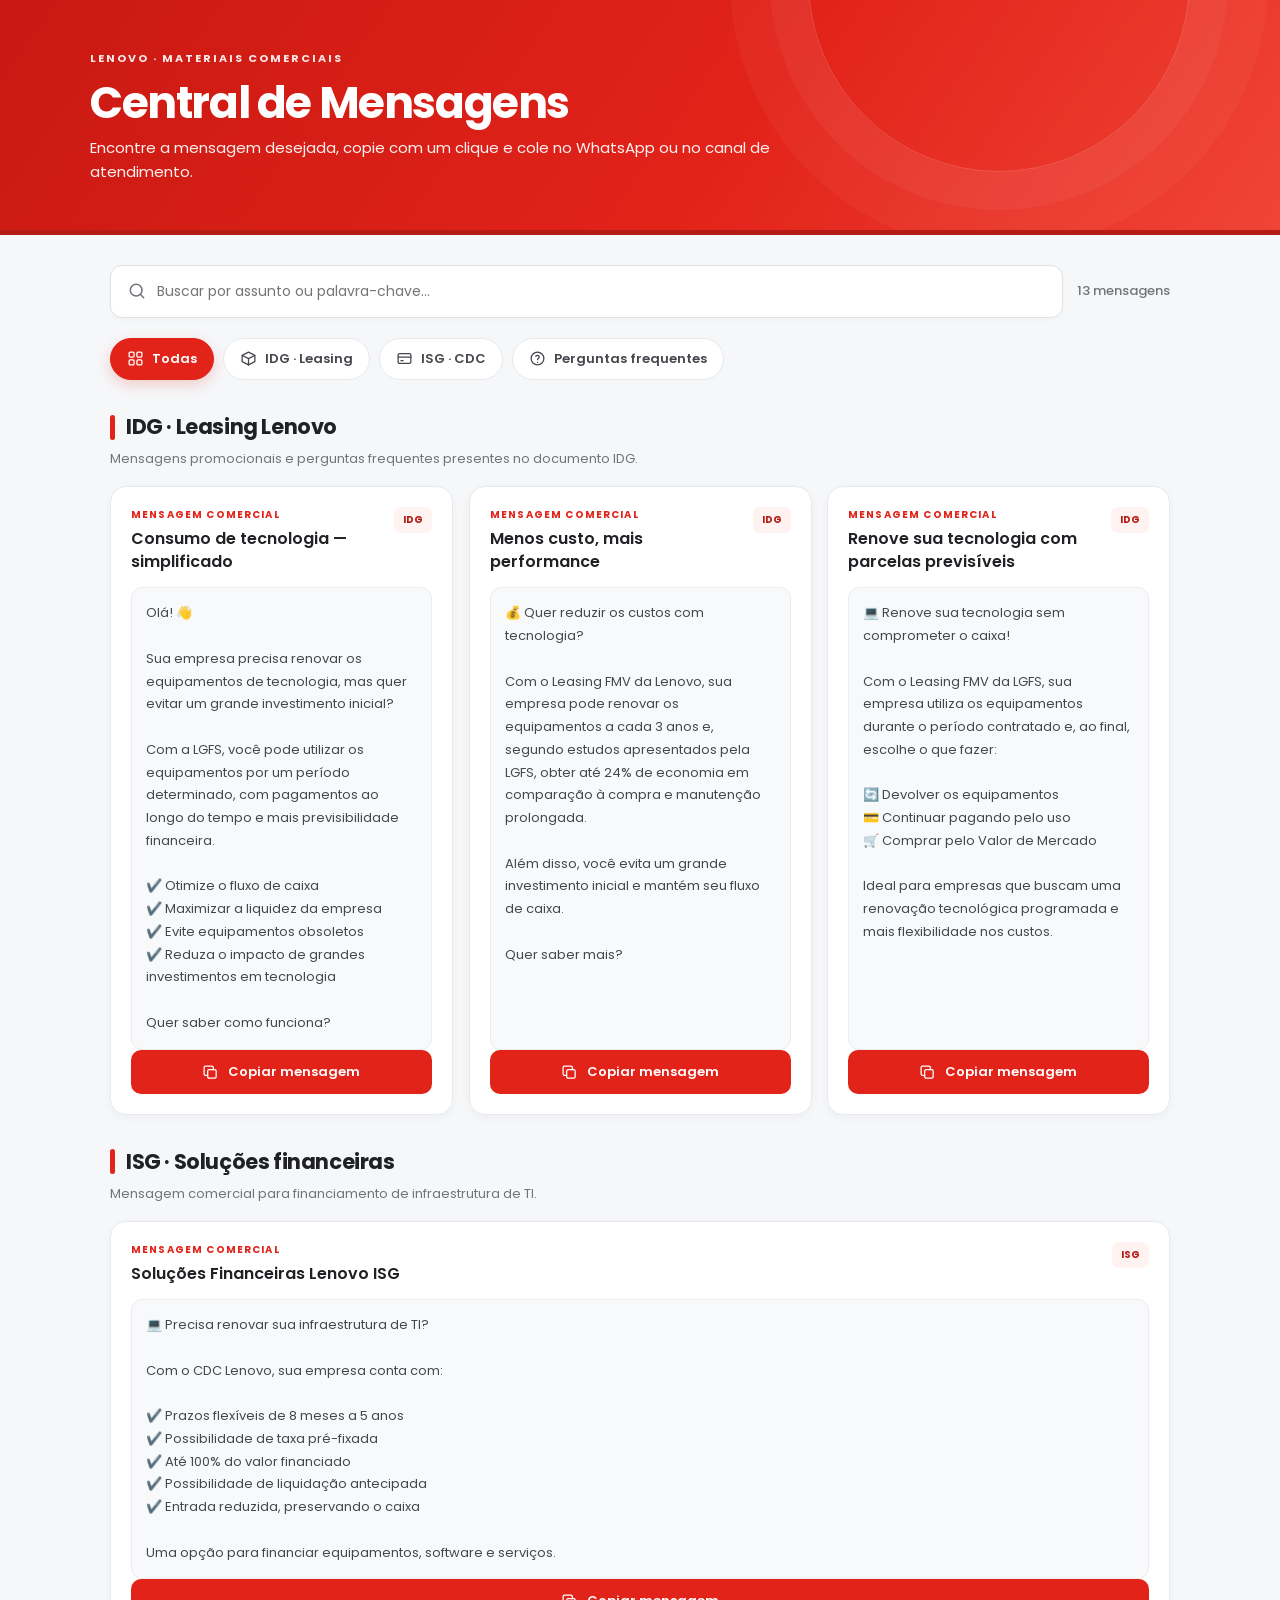
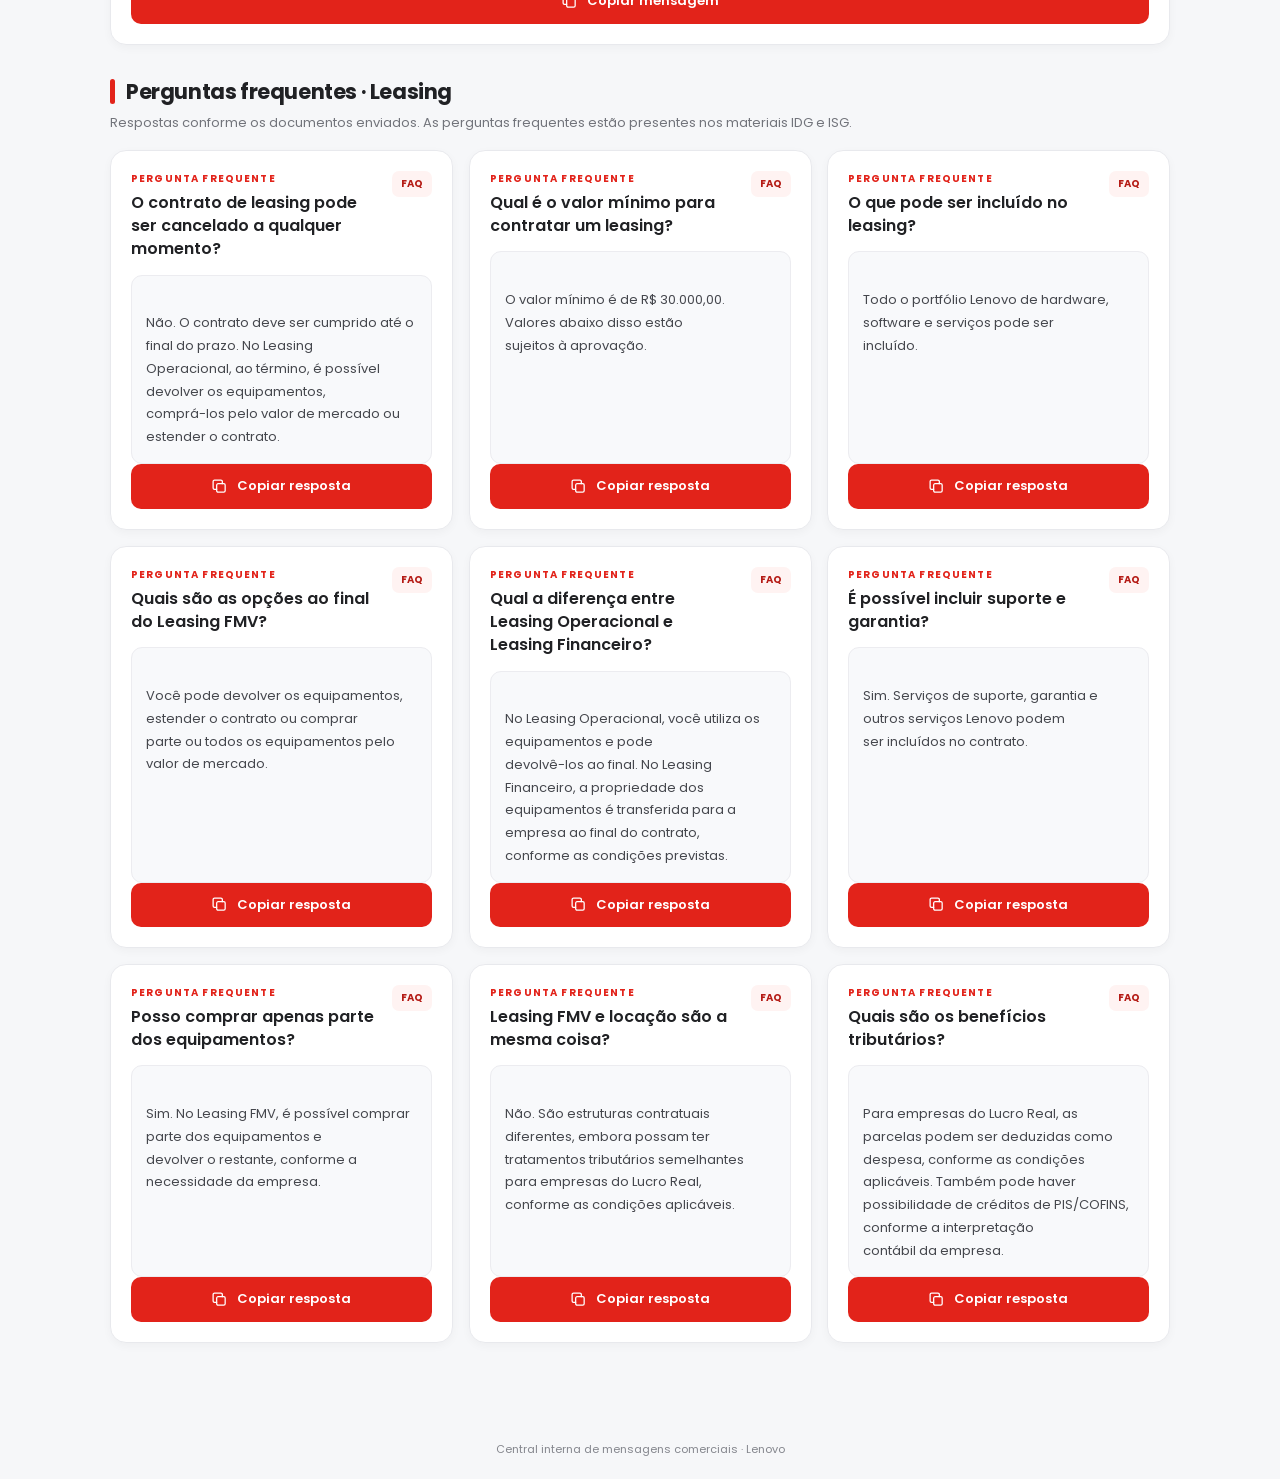
<file: index.html>
<!doctype html>
<html lang="pt-BR">
  <head>
    <meta charset="UTF-8" />
    <meta name="viewport" content="width=device-width, initial-scale=1.0" />
    <title>Central de Mensagens | Lenovo</title>
    <link rel="stylesheet" href="style.css" />
  </head>
  <body>
    <header>
      <div class="wrap">
        <div class="brand">Lenovo · Materiais comerciais</div>
        <h1>Central de Mensagens</h1>
        <p>
          Encontre a mensagem desejada, copie com um clique e cole no WhatsApp
          ou no canal de atendimento.
        </p>
      </div>
    </header>
    <main>
      <div class="toolbar">
        <input
          id="search"
          class="search"
          type="search"
          placeholder="Buscar por assunto ou palavra-chave…"
          aria-label="Buscar mensagens"
        /><span id="count" aria-live="polite"></span>
      </div>
      <nav class="tabs" aria-label="Filtrar mensagens">
        <button class="tab active" data-filter="all">Todas</button
        ><button class="tab" data-filter="IDG">IDG · Leasing</button
        ><button class="tab" data-filter="ISG">ISG · CDC</button
        ><button class="tab" data-filter="faq">Perguntas frequentes</button>
      </nav>
      <section class="group" data-group="IDG">
        <h2 class="section-title">IDG · Leasing Lenovo</h2>
        <p class="section-note">
          Mensagens promocionais e perguntas frequentes presentes no documento
          IDG.
        </p>
        <div class="cards">
          <article
            class="card"
            data-category="IDG"
            data-search="consumo tecnologia simplificado LGFS investimento inicial fluxo de caixa liquidez equipamentos obsoletos"
          >
            <div class="card-top">
              <div>
                <div class="eyebrow">Mensagem comercial</div>
                <h3>Consumo de tecnologia — simplificado</h3>
              </div>
              <span class="tag">IDG</span>
            </div>
            <p class="message" style="white-space: pre-line; margin: 0;">Olá! 👋

Sua empresa precisa renovar os equipamentos de tecnologia, mas quer evitar um grande investimento inicial?

Com a LGFS, você pode utilizar os equipamentos por um período determinado, com pagamentos ao longo do tempo e mais previsibilidade financeira.

✔️ Otimize o fluxo de caixa
✔️ Maximizar a liquidez da empresa
✔️ Evite equipamentos obsoletos
✔️ Reduza o impacto de grandes investimentos em tecnologia

Quer saber como funciona?</p>
            <button class="copy">Copiar mensagem</button>
          </article>
          <article
            class="card"
            data-category="IDG"
            data-search="leasing FMV custo performance modernize economia 24% três anos"
          >
            <div class="card-top">
              <div>
                <div class="eyebrow">Mensagem comercial</div>
                <h3>Menos custo, mais performance</h3>
              </div>
              <span class="tag">IDG</span>
            </div>
            <p class="message" style="white-space: pre-line; margin: 0;">💰 Quer reduzir os custos com tecnologia?

Com o Leasing FMV da Lenovo, sua empresa pode renovar os equipamentos a cada 3 anos e, segundo estudos apresentados pela LGFS, obter até 24% de economia em comparação à compra e manutenção prolongada.

Além disso, você evita um grande investimento inicial e mantém seu fluxo de caixa.

Quer saber mais?</p>
            <button class="copy"> Copiar mensagem</button>
          </article>
          <article
            class="card"
            data-category="IDG"
            data-search="parcelas mensais acessíveis previsíveis Leasing FMV devolver continuar pagando comprar Valor de Mercado"
          >
            <div class="card-top">
              <div>
                <div class="eyebrow">Mensagem comercial</div>
                <h3>Renove sua tecnologia com parcelas previsíveis</h3>
              </div>
              <span class="tag">IDG</span>
            </div>
            <p class="message" style="white-space: pre-line; margin: 0;">💻 Renove sua tecnologia sem comprometer o caixa!

Com o Leasing FMV da LGFS, sua empresa utiliza os equipamentos durante o período contratado e, ao final, escolhe o que fazer:

🔄 Devolver os equipamentos
💳 Continuar pagando pelo uso
🛒 Comprar pelo Valor de Mercado

Ideal para empresas que buscam uma renovação tecnológica programada e mais flexibilidade nos custos.</p>
            <button class="copy"> Copiar mensagem</button>
          </article>
        </div>
      </section>
      <section class="group" data-group="ISG">
        <h2 class="section-title">ISG · Soluções financeiras</h2>
        <p class="section-note">
          Mensagem comercial para financiamento de infraestrutura de TI.
        </p>
        <div class="cards">
          <article
            class="card"
            data-category="ISG"
            data-search="CDC infraestrutura TI prazos flexíveis taxa pré-fixada 100% financiado liquidação antecipada entrada reduzida equipamentos software serviços"
          >
            <div class="card-top">
              <div>
                <div class="eyebrow">Mensagem comercial</div>
                <h3>Soluções Financeiras Lenovo ISG</h3>
              </div>
              <span class="tag">ISG</span>
            </div>
            <p class="message" style="white-space: pre-line; margin: 0;">💻 Precisa renovar sua infraestrutura de TI?

Com o CDC Lenovo, sua empresa conta com:

✔️ Prazos flexíveis de 8 meses a 5 anos
✔️ Possibilidade de taxa pré-fixada
✔️ Até 100% do valor financiado
✔️ Possibilidade de liquidação antecipada
✔️ Entrada reduzida, preservando o caixa

Uma opção para financiar equipamentos, software e serviços.</p>
            <button class="copy"> Copiar mensagem</button>
          </article>
        </div>
      </section>
      <section class="group" data-group="faq">
        <h2 class="section-title">Perguntas frequentes · Leasing</h2>
        <p class="section-note">
          Respostas conforme os documentos enviados. As perguntas frequentes
          estão presentes nos materiais IDG e ISG.
        </p>
        <div class="cards">
          <article
            class="card"
            data-category="faq"
            data-search="cancelar contrato leasing prazo devolução comprar mercado estender"
          >
            <div class="card-top">
              <div>
                <div class="eyebrow">Pergunta frequente</div>
                <h3>
                  O contrato de leasing pode ser cancelado a qualquer momento?
                </h3>
              </div>
              <span class="tag">FAQ</span>
            </div>
            <p class="message" style="white-space: pre-line; margin: 0;">
              Não. O contrato deve ser cumprido até o final do prazo. No Leasing
              Operacional, ao término, é possível devolver os equipamentos,
              comprá-los pelo valor de mercado ou estender o contrato.
            </p>
            <button class="copy">Copiar resposta</button>
          </article>
          <article
            class="card"
            data-category="faq"
            data-search="valor mínimo contratar leasing R$ 30.000 aprovação"
          >
            <div class="card-top">
              <div>
                <div class="eyebrow">Pergunta frequente</div>
                <h3>Qual é o valor mínimo para contratar um leasing?</h3>
              </div>
              <span class="tag">FAQ</span>
            </div>
            <p class="message" style="white-space: pre-line; margin: 0;">
              O valor mínimo é de R$ 30.000,00. Valores abaixo disso estão
              sujeitos à aprovação.
            </p>
            <button class="copy">Copiar resposta</button>
          </article>
          <article
            class="card"
            data-category="faq"
            data-search="incluir portfólio Lenovo hardware software serviços leasing"
          >
            <div class="card-top">
              <div>
                <div class="eyebrow">Pergunta frequente</div>
                <h3>O que pode ser incluído no leasing?</h3>
              </div>
              <span class="tag">FAQ</span>
            </div>
            <p class="message" style="white-space: pre-line; margin: 0;">
              Todo o portfólio Lenovo de hardware, software e serviços pode ser
              incluído.
            </p>
            <button class="copy">Copiar resposta</button>
          </article>
          <article
            class="card"
            data-category="faq"
            data-search="opções final Leasing FMV devolver estender comprar parte todos valor mercado"
          >
            <div class="card-top">
              <div>
                <div class="eyebrow">Pergunta frequente</div>
                <h3>Quais são as opções ao final do Leasing FMV?</h3>
              </div>
              <span class="tag">FAQ</span>
            </div>
            <p class="message" style="white-space: pre-line; margin: 0;">
              Você pode devolver os equipamentos, estender o contrato ou comprar
              parte ou todos os equipamentos pelo valor de mercado.
            </p>
            <button class="copy">Copiar resposta</button>
          </article>
          <article
            class="card"
            data-category="faq"
            data-search="diferença Leasing Operacional Financeiro propriedade transferência empresa contrato"
          >
            <div class="card-top">
              <div>
                <div class="eyebrow">Pergunta frequente</div>
                <h3>
                  Qual a diferença entre Leasing Operacional e Leasing
                  Financeiro?
                </h3>
              </div>
              <span class="tag">FAQ</span>
            </div>
            <p class="message" style="white-space: pre-line; margin: 0;">
              No Leasing Operacional, você utiliza os equipamentos e pode
              devolvê-los ao final. No Leasing Financeiro, a propriedade dos
              equipamentos é transferida para a empresa ao final do contrato,
              conforme as condições previstas.
            </p>
            <button class="copy"> Copiar resposta</button>
          </article>
          <article
            class="card"
            data-category="faq"
            data-search="incluir suporte garantia serviços Lenovo contrato"
          >
            <div class="card-top">
              <div>
                <div class="eyebrow">Pergunta frequente</div>
                <h3>É possível incluir suporte e garantia?</h3>
              </div>
              <span class="tag">FAQ</span>
            </div>
            <p class="message" style="white-space: pre-line; margin: 0;">
              Sim. Serviços de suporte, garantia e outros serviços Lenovo podem
              ser incluídos no contrato.
            </p>
            <button class="copy">Copiar resposta</button>
          </article>
          <article
            class="card"
            data-category="faq"
            data-search="comprar parte equipamentos devolver restante necessidade empresa Leasing FMV"
          >
            <div class="card-top">
              <div>
                <div class="eyebrow">Pergunta frequente</div>
                <h3>Posso comprar apenas parte dos equipamentos?</h3>
              </div>
              <span class="tag">FAQ</span>
            </div>
            <p class="message" style="white-space: pre-line; margin: 0;">
              Sim. No Leasing FMV, é possível comprar parte dos equipamentos e
              devolver o restante, conforme a necessidade da empresa.
            </p>
            <button class="copy">Copiar resposta</button>
          </article>
          <article
            class="card"
            data-category="faq"
            data-search="Leasing FMV locação estruturas contratuais tratamento tributário Lucro Real"
          >
            <div class="card-top">
              <div>
                <div class="eyebrow">Pergunta frequente</div>
                <h3>Leasing FMV e locação são a mesma coisa?</h3>
              </div>
              <span class="tag">FAQ</span>
            </div>
            <p class="message" style="white-space: pre-line; margin: 0;">
              Não. São estruturas contratuais diferentes, embora possam ter
              tratamentos tributários semelhantes para empresas do Lucro Real,
              conforme as condições aplicáveis.
            </p>
            <button class="copy">Copiar resposta</button>
          </article>
          <article
            class="card"
            data-category="faq"
            data-search="benefícios tributários Lucro Real parcelas despesa créditos PIS COFINS interpretação contábil"
          >
            <div class="card-top">
              <div>
                <div class="eyebrow">Pergunta frequente</div>
                <h3>Quais são os benefícios tributários?</h3>
              </div>
              <span class="tag">FAQ</span>
            </div>
            <p class="message" style="white-space: pre-line; margin: 0;">
              Para empresas do Lucro Real, as parcelas podem ser deduzidas como
              despesa, conforme as condições aplicáveis. Também pode haver
              possibilidade de créditos de PIS/COFINS, conforme a interpretação
              contábil da empresa.
            </p>
            <button class="copy"> Copiar resposta</button>
          </article>
        </div>
      </section>
      <div id="empty" class="empty">
        Nenhuma mensagem encontrada. Tente outra palavra ou altere o filtro.
      </div>
    </main>
    <footer>Central interna de mensagens comerciais · Lenovo</footer>
    <script src="script.js" defer></script>
  </body>
</html>
</file>
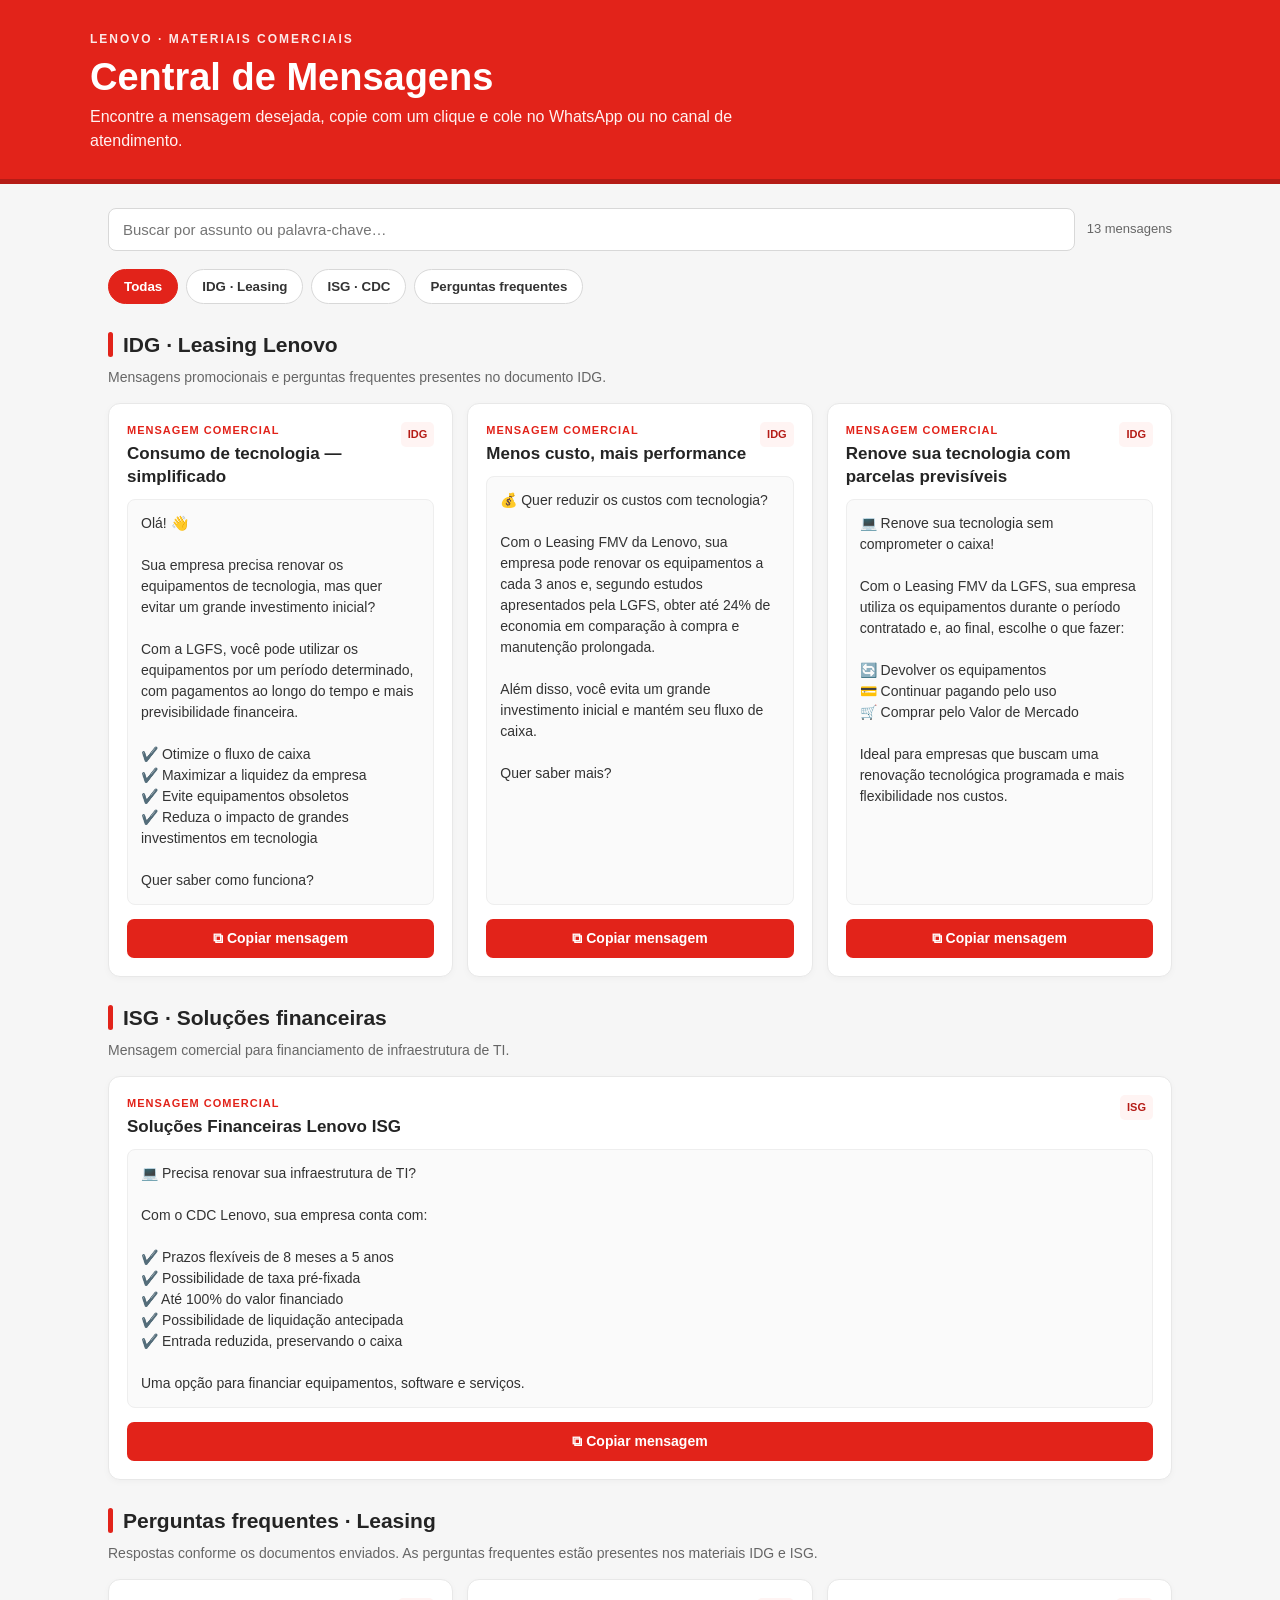
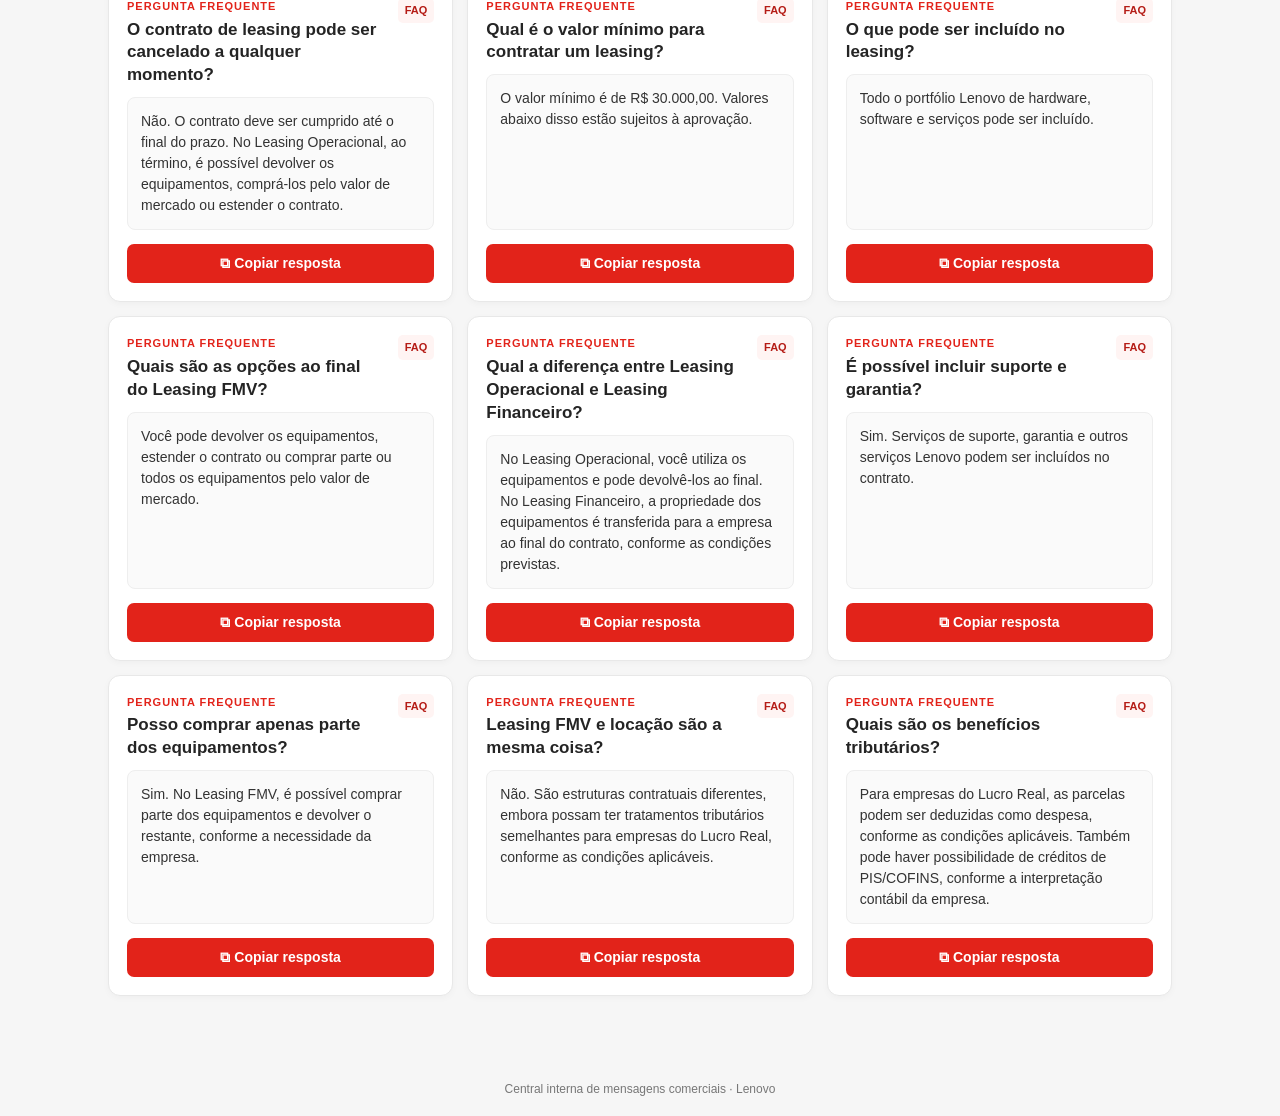
<file: central_mensagens_lenovo.html>
<!DOCTYPE html>
<html lang="pt-BR">
<head>
<meta charset="UTF-8">
<meta name="viewport" content="width=device-width, initial-scale=1.0">
<title>Central de Mensagens | Lenovo</title>
<link rel="stylesheet" href="central_mensagens_lenovo.css">
</head>
<body>
<header><div class="wrap"><div class="brand">Lenovo · Materiais comerciais</div><h1>Central de Mensagens</h1><p>Encontre a mensagem desejada, copie com um clique e cole no WhatsApp ou no canal de atendimento.</p></div></header>
<main>
  <div class="toolbar"><input id="search" class="search" type="search" placeholder="Buscar por assunto ou palavra-chave…" aria-label="Buscar mensagens"><span id="count" aria-live="polite" style="font-size:13px;color:#666"></span></div>
  <nav class="tabs" aria-label="Filtrar mensagens"><button class="tab active" data-filter="all">Todas</button><button class="tab" data-filter="IDG">IDG · Leasing</button><button class="tab" data-filter="ISG">ISG · CDC</button><button class="tab" data-filter="faq">Perguntas frequentes</button></nav>
  <section class="group" data-group="IDG"><h2 class="section-title">IDG · Leasing Lenovo</h2><p class="section-note">Mensagens promocionais e perguntas frequentes presentes no documento IDG.</p><div class="cards">
    <article class="card" data-category="IDG" data-search="consumo tecnologia simplificado LGFS investimento inicial fluxo de caixa liquidez equipamentos obsoletos"><div class="card-top"><div><div class="eyebrow">Mensagem comercial</div><h3>Consumo de tecnologia — simplificado</h3></div><span class="tag">IDG</span></div><p class="message">Olá! 👋

Sua empresa precisa renovar os equipamentos de tecnologia, mas quer evitar um grande investimento inicial?

Com a LGFS, você pode utilizar os equipamentos por um período determinado, com pagamentos ao longo do tempo e mais previsibilidade financeira.

✔️ Otimize o fluxo de caixa
✔️ Maximizar a liquidez da empresa
✔️ Evite equipamentos obsoletos
✔️ Reduza o impacto de grandes investimentos em tecnologia

Quer saber como funciona?</p><button class="copy">⧉ Copiar mensagem</button></article>
    <article class="card" data-category="IDG" data-search="leasing FMV custo performance modernize economia 24% três anos"><div class="card-top"><div><div class="eyebrow">Mensagem comercial</div><h3>Menos custo, mais performance</h3></div><span class="tag">IDG</span></div><p class="message">💰 Quer reduzir os custos com tecnologia?

Com o Leasing FMV da Lenovo, sua empresa pode renovar os equipamentos a cada 3 anos e, segundo estudos apresentados pela LGFS, obter até 24% de economia em comparação à compra e manutenção prolongada.

Além disso, você evita um grande investimento inicial e mantém seu fluxo de caixa.

Quer saber mais?</p><button class="copy">⧉ Copiar mensagem</button></article>
    <article class="card" data-category="IDG" data-search="parcelas mensais acessíveis previsíveis Leasing FMV devolver continuar pagando comprar Valor de Mercado"><div class="card-top"><div><div class="eyebrow">Mensagem comercial</div><h3>Renove sua tecnologia com parcelas previsíveis</h3></div><span class="tag">IDG</span></div><p class="message">💻 Renove sua tecnologia sem comprometer o caixa!

Com o Leasing FMV da LGFS, sua empresa utiliza os equipamentos durante o período contratado e, ao final, escolhe o que fazer:

🔄 Devolver os equipamentos
💳 Continuar pagando pelo uso
🛒 Comprar pelo Valor de Mercado

Ideal para empresas que buscam uma renovação tecnológica programada e mais flexibilidade nos custos.</p><button class="copy">⧉ Copiar mensagem</button></article>
  </div></section>
  <section class="group" data-group="ISG"><h2 class="section-title">ISG · Soluções financeiras</h2><p class="section-note">Mensagem comercial para financiamento de infraestrutura de TI.</p><div class="cards">
    <article class="card" data-category="ISG" data-search="CDC infraestrutura TI prazos flexíveis taxa pré-fixada 100% financiado liquidação antecipada entrada reduzida equipamentos software serviços"><div class="card-top"><div><div class="eyebrow">Mensagem comercial</div><h3>Soluções Financeiras Lenovo ISG</h3></div><span class="tag">ISG</span></div><p class="message">💻 Precisa renovar sua infraestrutura de TI?

Com o CDC Lenovo, sua empresa conta com:

✔️ Prazos flexíveis de 8 meses a 5 anos
✔️ Possibilidade de taxa pré-fixada
✔️ Até 100% do valor financiado
✔️ Possibilidade de liquidação antecipada
✔️ Entrada reduzida, preservando o caixa

Uma opção para financiar equipamentos, software e serviços.</p><button class="copy">⧉ Copiar mensagem</button></article>
  </div></section>
  <section class="group" data-group="faq"><h2 class="section-title">Perguntas frequentes · Leasing</h2><p class="section-note">Respostas conforme os documentos enviados. As perguntas frequentes estão presentes nos materiais IDG e ISG.</p><div class="cards">
    <article class="card" data-category="faq" data-search="cancelar contrato leasing prazo devolução comprar mercado estender"><div class="card-top"><div><div class="eyebrow">Pergunta frequente</div><h3>O contrato de leasing pode ser cancelado a qualquer momento?</h3></div><span class="tag">FAQ</span></div><p class="message">Não. O contrato deve ser cumprido até o final do prazo. No Leasing Operacional, ao término, é possível devolver os equipamentos, comprá-los pelo valor de mercado ou estender o contrato.</p><button class="copy">⧉ Copiar resposta</button></article>
    <article class="card" data-category="faq" data-search="valor mínimo contratar leasing R$ 30.000 aprovação"><div class="card-top"><div><div class="eyebrow">Pergunta frequente</div><h3>Qual é o valor mínimo para contratar um leasing?</h3></div><span class="tag">FAQ</span></div><p class="message">O valor mínimo é de R$ 30.000,00. Valores abaixo disso estão sujeitos à aprovação.</p><button class="copy">⧉ Copiar resposta</button></article>
    <article class="card" data-category="faq" data-search="incluir portfólio Lenovo hardware software serviços leasing"><div class="card-top"><div><div class="eyebrow">Pergunta frequente</div><h3>O que pode ser incluído no leasing?</h3></div><span class="tag">FAQ</span></div><p class="message">Todo o portfólio Lenovo de hardware, software e serviços pode ser incluído.</p><button class="copy">⧉ Copiar resposta</button></article>
    <article class="card" data-category="faq" data-search="opções final Leasing FMV devolver estender comprar parte todos valor mercado"><div class="card-top"><div><div class="eyebrow">Pergunta frequente</div><h3>Quais são as opções ao final do Leasing FMV?</h3></div><span class="tag">FAQ</span></div><p class="message">Você pode devolver os equipamentos, estender o contrato ou comprar parte ou todos os equipamentos pelo valor de mercado.</p><button class="copy">⧉ Copiar resposta</button></article>
    <article class="card" data-category="faq" data-search="diferença Leasing Operacional Financeiro propriedade transferência empresa contrato"><div class="card-top"><div><div class="eyebrow">Pergunta frequente</div><h3>Qual a diferença entre Leasing Operacional e Leasing Financeiro?</h3></div><span class="tag">FAQ</span></div><p class="message">No Leasing Operacional, você utiliza os equipamentos e pode devolvê-los ao final. No Leasing Financeiro, a propriedade dos equipamentos é transferida para a empresa ao final do contrato, conforme as condições previstas.</p><button class="copy">⧉ Copiar resposta</button></article>
    <article class="card" data-category="faq" data-search="incluir suporte garantia serviços Lenovo contrato"><div class="card-top"><div><div class="eyebrow">Pergunta frequente</div><h3>É possível incluir suporte e garantia?</h3></div><span class="tag">FAQ</span></div><p class="message">Sim. Serviços de suporte, garantia e outros serviços Lenovo podem ser incluídos no contrato.</p><button class="copy">⧉ Copiar resposta</button></article>
    <article class="card" data-category="faq" data-search="comprar parte equipamentos devolver restante necessidade empresa Leasing FMV"><div class="card-top"><div><div class="eyebrow">Pergunta frequente</div><h3>Posso comprar apenas parte dos equipamentos?</h3></div><span class="tag">FAQ</span></div><p class="message">Sim. No Leasing FMV, é possível comprar parte dos equipamentos e devolver o restante, conforme a necessidade da empresa.</p><button class="copy">⧉ Copiar resposta</button></article>
    <article class="card" data-category="faq" data-search="Leasing FMV locação estruturas contratuais tratamento tributário Lucro Real"><div class="card-top"><div><div class="eyebrow">Pergunta frequente</div><h3>Leasing FMV e locação são a mesma coisa?</h3></div><span class="tag">FAQ</span></div><p class="message">Não. São estruturas contratuais diferentes, embora possam ter tratamentos tributários semelhantes para empresas do Lucro Real, conforme as condições aplicáveis.</p><button class="copy">⧉ Copiar resposta</button></article>
    <article class="card" data-category="faq" data-search="benefícios tributários Lucro Real parcelas despesa créditos PIS COFINS interpretação contábil"><div class="card-top"><div><div class="eyebrow">Pergunta frequente</div><h3>Quais são os benefícios tributários?</h3></div><span class="tag">FAQ</span></div><p class="message">Para empresas do Lucro Real, as parcelas podem ser deduzidas como despesa, conforme as condições aplicáveis. Também pode haver possibilidade de créditos de PIS/COFINS, conforme a interpretação contábil da empresa.</p><button class="copy">⧉ Copiar resposta</button></article>
  </div></section>
  <div id="empty" class="empty">Nenhuma mensagem encontrada. Tente outra palavra ou altere o filtro.</div>
</main>
<footer>Central interna de mensagens comerciais · Lenovo</footer>
<script src="central_mensagens_lenovo.js" defer></script>
</body>
</html>
</file>
<file: style.css>
@import url("https://fonts.googleapis.com/css2?family=Poppins:wght@400;500;600;700;800&display=swap");
:root {
  color-scheme: light;
  --red: #e2231a;
  --red-dark: #b51c16;
  --ink: #202124;
  --muted: #72747b;
  --line: #e8e9ed;
  --soft: #fff3f2;
  --bg: #f6f7f9;
  --shadow: 0 12px 32px rgba(25, 28, 35, 0.07);
}
* {
  box-sizing: border-box;
}
html {
  scroll-behavior: smooth;
}
body {
  margin: 0;
  background: var(--bg);
  color: var(--ink);
  font-family: "Poppins", sans-serif;
  line-height: 1.6;
  -webkit-font-smoothing: antialiased;
}
button,
input {
  font: inherit;
}
header {
  position: relative;
  overflow: hidden;
  color: #fff;
  padding: 50px 24px 46px;
  background: linear-gradient(125deg, #c91912 0%, #e2231a 58%, #f04436 100%);
  border-bottom: 5px solid var(--red-dark);
  isolation: isolate;
}
header:after {
  content: "";
  position: absolute;
  z-index: -1;
  width: 380px;
  height: 380px;
  right: max(5vw, calc((100vw - 1100px) / 2));
  top: -210px;
  border: 1px solid rgba(255, 255, 255, 0.18);
  border-radius: 50%;
  box-shadow:
    0 0 0 38px rgba(255, 255, 255, 0.045),
    0 0 0 78px rgba(255, 255, 255, 0.035);
}
.wrap {
  max-width: 1100px;
  margin: 0 auto;
  animation: rise-in 0.65s cubic-bezier(0.2, 0.75, 0.25, 1) both;
}
.brand {
  font-size: 11px;
  font-weight: 700;
  letter-spacing: 2px;
  text-transform: uppercase;
  opacity: 0.9;
}
h1 {
  margin: 10px 0 8px;
  font-size: clamp(30px, 5vw, 44px);
  line-height: 1.15;
  letter-spacing: -1.4px;
}
header p {
  margin: 0;
  max-width: 680px;
  color: #fff2f1;
  font-size: 15px;
}
main {
  max-width: 1100px;
  margin: 30px auto;
  padding: 0 20px 48px;
}
.toolbar {
  display: flex;
  gap: 14px;
  flex-wrap: wrap;
  align-items: center;
  margin-bottom: 20px;
}
.search {
  flex: 1;
  min-width: 240px;
  padding: 14px 16px 14px 46px;
  border: 1px solid #e0e1e6;
  border-radius: 12px;
  background: #fff
    url("data:image/svg+xml,%3Csvg xmlns='http://www.w3.org/2000/svg' width='20' height='20' viewBox='0 0 24 24' fill='none' stroke='%2372747b' stroke-width='1.8' stroke-linecap='round'%3E%3Ccircle cx='11' cy='11' r='7'/%3E%3Cpath d='m20 20-4-4'/%3E%3C/svg%3E")
    no-repeat 16px center;
  font-size: 14px;
  outline: none;
  box-shadow: 0 2px 6px rgba(20, 24, 33, 0.025);
  transition:
    border-color 0.2s,
    box-shadow 0.2s;
}
.search:focus {
  border-color: var(--red);
  box-shadow: 0 0 0 4px rgba(226, 35, 26, 0.1);
}
#count {
  color: var(--muted);
  font-size: 13px;
  font-weight: 500;
}
.tabs {
  display: flex;
  gap: 9px;
  flex-wrap: wrap;
  margin: 0 0 28px;
}
.tab {
  display: inline-flex;
  align-items: center;
  gap: 8px;
  border: 1px solid var(--line);
  background: #fff;
  color: #45474d;
  border-radius: 999px;
  padding: 10px 16px;
  font-size: 13px;
  font-weight: 600;
  cursor: pointer;
  transition:
    transform 0.2s,
    background 0.2s,
    border-color 0.2s,
    color 0.2s,
    box-shadow 0.2s;
}
.tab:before,
.copy:before {
  content: "";
  display: inline-block;
  flex: 0 0 17px;
  width: 17px;
  height: 17px;
  background-repeat: no-repeat;
  background-position: center;
  background-size: contain;
}
.tab[data-filter="all"]:before {
  background-image: url("data:image/svg+xml,%3Csvg xmlns='http://www.w3.org/2000/svg' viewBox='0 0 24 24' fill='none' stroke='%2345474d' stroke-width='1.8' stroke-linecap='round' stroke-linejoin='round'%3E%3Crect x='3' y='3' width='7' height='7' rx='1.5'/%3E%3Crect x='14' y='3' width='7' height='7' rx='1.5'/%3E%3Crect x='3' y='14' width='7' height='7' rx='1.5'/%3E%3Crect x='14' y='14' width='7' height='7' rx='1.5'/%3E%3C/svg%3E");
}
.tab[data-filter="IDG"]:before {
  background-image: url("data:image/svg+xml,%3Csvg xmlns='http://www.w3.org/2000/svg' viewBox='0 0 24 24' fill='none' stroke='%2345474d' stroke-width='1.8' stroke-linecap='round' stroke-linejoin='round'%3E%3Cpath d='M3 7.5 12 3l9 4.5v9L12 21l-9-4.5z'/%3E%3Cpath d='m3.3 7.7 8.7 4.5 8.7-4.5M12 12.2V21'/%3E%3C/svg%3E");
}
.tab[data-filter="ISG"]:before {
  background-image: url("data:image/svg+xml,%3Csvg xmlns='http://www.w3.org/2000/svg' viewBox='0 0 24 24' fill='none' stroke='%2345474d' stroke-width='1.8' stroke-linecap='round' stroke-linejoin='round'%3E%3Crect x='3' y='5' width='18' height='14' rx='2'/%3E%3Cpath d='M3 10h18M7 15h3'/%3E%3C/svg%3E");
}
.tab[data-filter="faq"]:before {
  background-image: url("data:image/svg+xml,%3Csvg xmlns='http://www.w3.org/2000/svg' viewBox='0 0 24 24' fill='none' stroke='%2345474d' stroke-width='1.8' stroke-linecap='round' stroke-linejoin='round'%3E%3Ccircle cx='12' cy='12' r='9'/%3E%3Cpath d='M9.6 9a2.5 2.5 0 0 1 4.8 1c0 1.7-2.4 2.2-2.4 3.7M12 17.5h.01'/%3E%3C/svg%3E");
}
.tab:hover {
  transform: translateY(-2px);
  border-color: #f1aaa6;
  color: var(--red-dark);
}
.tab.active {
  background: var(--red);
  border-color: var(--red);
  color: #fff;
  box-shadow: 0 5px 14px rgba(226, 35, 26, 0.2);
}
.tab.active:before {
  filter: brightness(0) invert(1);
}
.section-title {
  display: flex;
  align-items: center;
  gap: 11px;
  margin: 30px 0 5px;
  font-size: 21px;
  font-weight: 700;
  letter-spacing: -0.4px;
}
.section-title:before {
  content: "";
  display: block;
  flex: 0 0 5px;
  height: 25px;
  border-radius: 3px;
  background: var(--red);
}
.section-note {
  margin: 0 0 16px;
  color: var(--muted);
  font-size: 13px;
}
.cards {
  display: grid;
  grid-template-columns: repeat(auto-fit, minmax(min(100%, 320px), 1fr));
  gap: 16px;
}
.card {
  position: relative;
  min-width: 0;
  display: flex;
  flex-direction: column;
  padding: 20px;
  border: 1px solid var(--line);
  border-radius: 16px;
  background: #fff;
  box-shadow: 0 3px 10px rgba(25, 28, 35, 0.035);
  animation: card-in 0.48s cubic-bezier(0.2, 0.75, 0.25, 1) both;
  transition:
    transform 0.25s ease,
    box-shadow 0.25s ease,
    border-color 0.25s ease;
}
.card:hover {
  transform: translateY(-4px);
  border-color: #f0c4c1;
  box-shadow: var(--shadow);
}
.card-top {
  display: flex;
  justify-content: space-between;
  align-items: flex-start;
  gap: 12px;
  margin-bottom: 14px;
}
.eyebrow {
  color: var(--red);
  font-size: 10px;
  font-weight: 700;
  letter-spacing: 1.15px;
  text-transform: uppercase;
}
h3 {
  margin: 4px 0 0;
  font-size: 16px;
  line-height: 1.45;
  font-weight: 600;
}
.tag {
  white-space: nowrap;
  background: var(--soft);
  color: var(--red-dark);
  border-radius: 7px;
  padding: 5px 9px;
  font-size: 10px;
  font-weight: 700;
}
.message {
  flex: 1;
  overflow-wrap: anywhere;
  white-space: pre-wrap;
  margin: 0 0 16px;
  padding: 14px;
  border: 1px solid #ececf0;
  border-radius: 11px;
  background: #f8f9fb;
  color: #45474d;
  font-size: 13px;
  line-height: 1.75;
}
.copy {
  display: inline-flex;
  align-items: center;
  justify-content: center;
  gap: 9px;
  width: 100%;
  border: 0;
  border-radius: 10px;
  background: var(--red);
  color: #fff;
  padding: 12px 15px;
  font-size: 13px;
  font-weight: 600;
  cursor: pointer;
  transition:
    transform 0.2s,
    background 0.2s,
    box-shadow 0.2s;
}
.copy:before {
  background-image: url("data:image/svg+xml,%3Csvg xmlns='http://www.w3.org/2000/svg' viewBox='0 0 24 24' fill='none' stroke='%23ffffff' stroke-width='1.8' stroke-linecap='round' stroke-linejoin='round'%3E%3Crect x='8' y='8' width='12' height='12' rx='2'/%3E%3Cpath d='M16 8V5a2 2 0 0 0-2-2H5a2 2 0 0 0-2 2v9a2 2 0 0 0 2 2h3'/%3E%3C/svg%3E");
}
.copy:hover {
  transform: translateY(-1px);
  background: var(--red-dark);
  box-shadow: 0 5px 12px rgba(181, 28, 22, 0.2);
}
.copy:active {
  transform: translateY(0) scale(0.985);
}
.copy:focus-visible,
.tab:focus-visible {
  outline: 3px solid #ffaaa5;
  outline-offset: 3px;
}
.empty {
  display: none;
  padding: 28px;
  border: 1px dashed #c9cbd2;
  border-radius: 14px;
  background: #fff;
  color: var(--muted);
  text-align: center;
  animation: rise-in 0.3s ease both;
}
footer {
  padding: 20px;
  color: #85878e;
  font-size: 11px;
  text-align: center;
}
@keyframes rise-in {
  from {
    opacity: 0;
    transform: translateY(12px);
  }
  to {
    opacity: 1;
    transform: translateY(0);
  }
}
@keyframes card-in {
  from {
    opacity: 0;
    transform: translateY(10px) scale(0.99);
  }
  to {
    opacity: 1;
    transform: translateY(0) scale(1);
  }
}
@media (max-width: 600px) {
  header {
    padding: 36px 20px 34px;
  }
  header:after {
    right: -210px;
  }
  main {
    margin: 22px auto;
    padding: 0 14px 34px;
  }
  .toolbar {
    gap: 10px;
  }
  .search {
    min-width: 100%;
  }
  .tabs {
    gap: 7px;
  }
  .tab {
    padding: 9px 12px;
    font-size: 12px;
  }
  .section-title {
    font-size: 19px;
  }
  .card {
    padding: 16px;
  }
}
@media (prefers-reduced-motion: reduce) {
  *,
  *:before,
  *:after {
    scroll-behavior: auto !important;
    animation-duration: 0.01ms !important;
    animation-iteration-count: 1 !important;
    transition-duration: 0.01ms !important;
  }
}
</file>
<file: central_mensagens_lenovo.css>
:root{--red:#e2231a;--red-dark:#b51c16;--ink:#242424;--muted:#666;--line:#e8e8e8;--soft:#fff4f3;--white:#fff;--bg:#f6f6f6}
  *{box-sizing:border-box}
  body{margin:0;background:var(--bg);color:var(--ink);font-family:Arial,Helvetica,sans-serif;line-height:1.5}
  header{background:var(--red);color:#fff;padding:30px 22px 26px;border-bottom:5px solid var(--red-dark)}
  .wrap{max-width:1100px;margin:0 auto}
  .brand{font-size:12px;font-weight:700;letter-spacing:2px;text-transform:uppercase;opacity:.9}
  h1{margin:8px 0 5px;font-size:clamp(26px,4vw,38px);line-height:1.15}
  header p{margin:0;max-width:700px;color:#fff2f1}
  main{max-width:1100px;margin:24px auto;padding:0 18px 42px}
  .toolbar{display:flex;gap:12px;flex-wrap:wrap;align-items:center;margin-bottom:18px}
  .search{flex:1;min-width:220px;padding:12px 14px;border:1px solid #d8d8d8;border-radius:8px;background:#fff;font-size:15px;outline-color:var(--red)}
  .tabs{display:flex;gap:8px;flex-wrap:wrap;margin:0 0 22px}
  .tab{border:1px solid #d8d8d8;background:#fff;color:#333;border-radius:999px;padding:9px 15px;font-weight:700;cursor:pointer}
  .tab.active,.tab:hover{background:var(--red);border-color:var(--red);color:#fff}
  .section-title{display:flex;align-items:center;gap:10px;margin:25px 0 13px;font-size:21px}
  .section-title:before{content:"";display:block;width:5px;height:25px;border-radius:3px;background:var(--red)}
  .section-note{margin:-6px 0 15px;color:var(--muted);font-size:14px}
  .cards{display:grid;grid-template-columns:repeat(auto-fit,minmax(min(100%,320px),1fr));gap:14px}
  .card{background:#fff;border:1px solid var(--line);border-radius:12px;padding:18px;box-shadow:0 2px 7px #00000008;display:flex;flex-direction:column;min-width:0}
  .card-top{display:flex;justify-content:space-between;align-items:flex-start;gap:12px;margin-bottom:10px}
  .eyebrow{font-size:11px;font-weight:700;letter-spacing:1px;text-transform:uppercase;color:var(--red)}
  h3{font-size:17px;line-height:1.35;margin:4px 0 0}
  .tag{white-space:nowrap;background:var(--soft);color:var(--red-dark);border-radius:5px;padding:4px 7px;font-size:11px;font-weight:700}
  .message{white-space:pre-wrap;background:#fafafa;border:1px solid #eee;border-radius:8px;padding:13px;font-size:14px;color:#333;flex:1;margin:0 0 14px;overflow-wrap:anywhere}
  .copy{width:100%;border:0;border-radius:7px;background:var(--red);color:#fff;font-size:14px;font-weight:700;padding:11px 14px;cursor:pointer;transition:background .15s}
  .copy:hover{background:var(--red-dark)}.copy:focus-visible,.tab:focus-visible{outline:3px solid #ffaaa5;outline-offset:2px}
  .empty{padding:24px;background:#fff;border:1px dashed #ccc;border-radius:10px;color:var(--muted);text-align:center;display:none}
  footer{text-align:center;color:#777;font-size:12px;padding:18px}
  @media(max-width:520px){header{padding:25px 18px}main{padding:0 12px 30px}.card{padding:14px}.tag{font-size:10px}}
</file>
